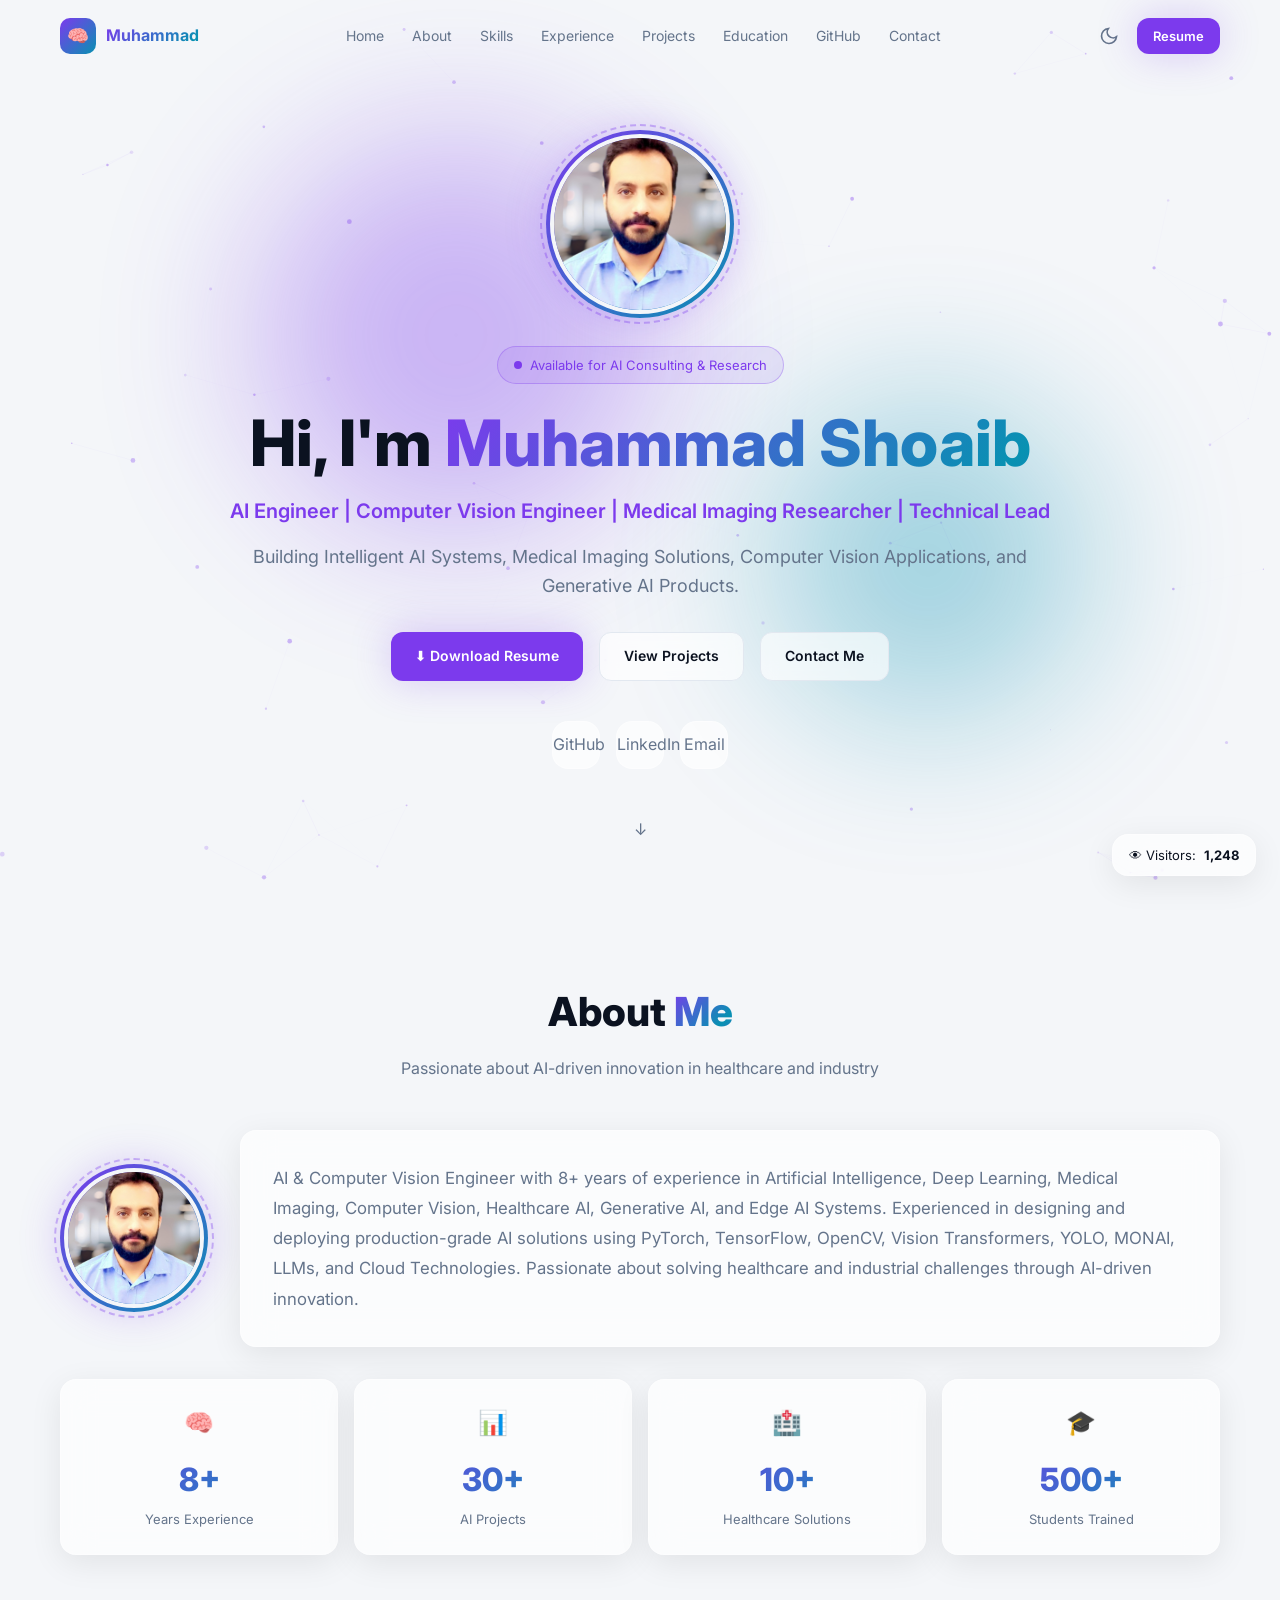
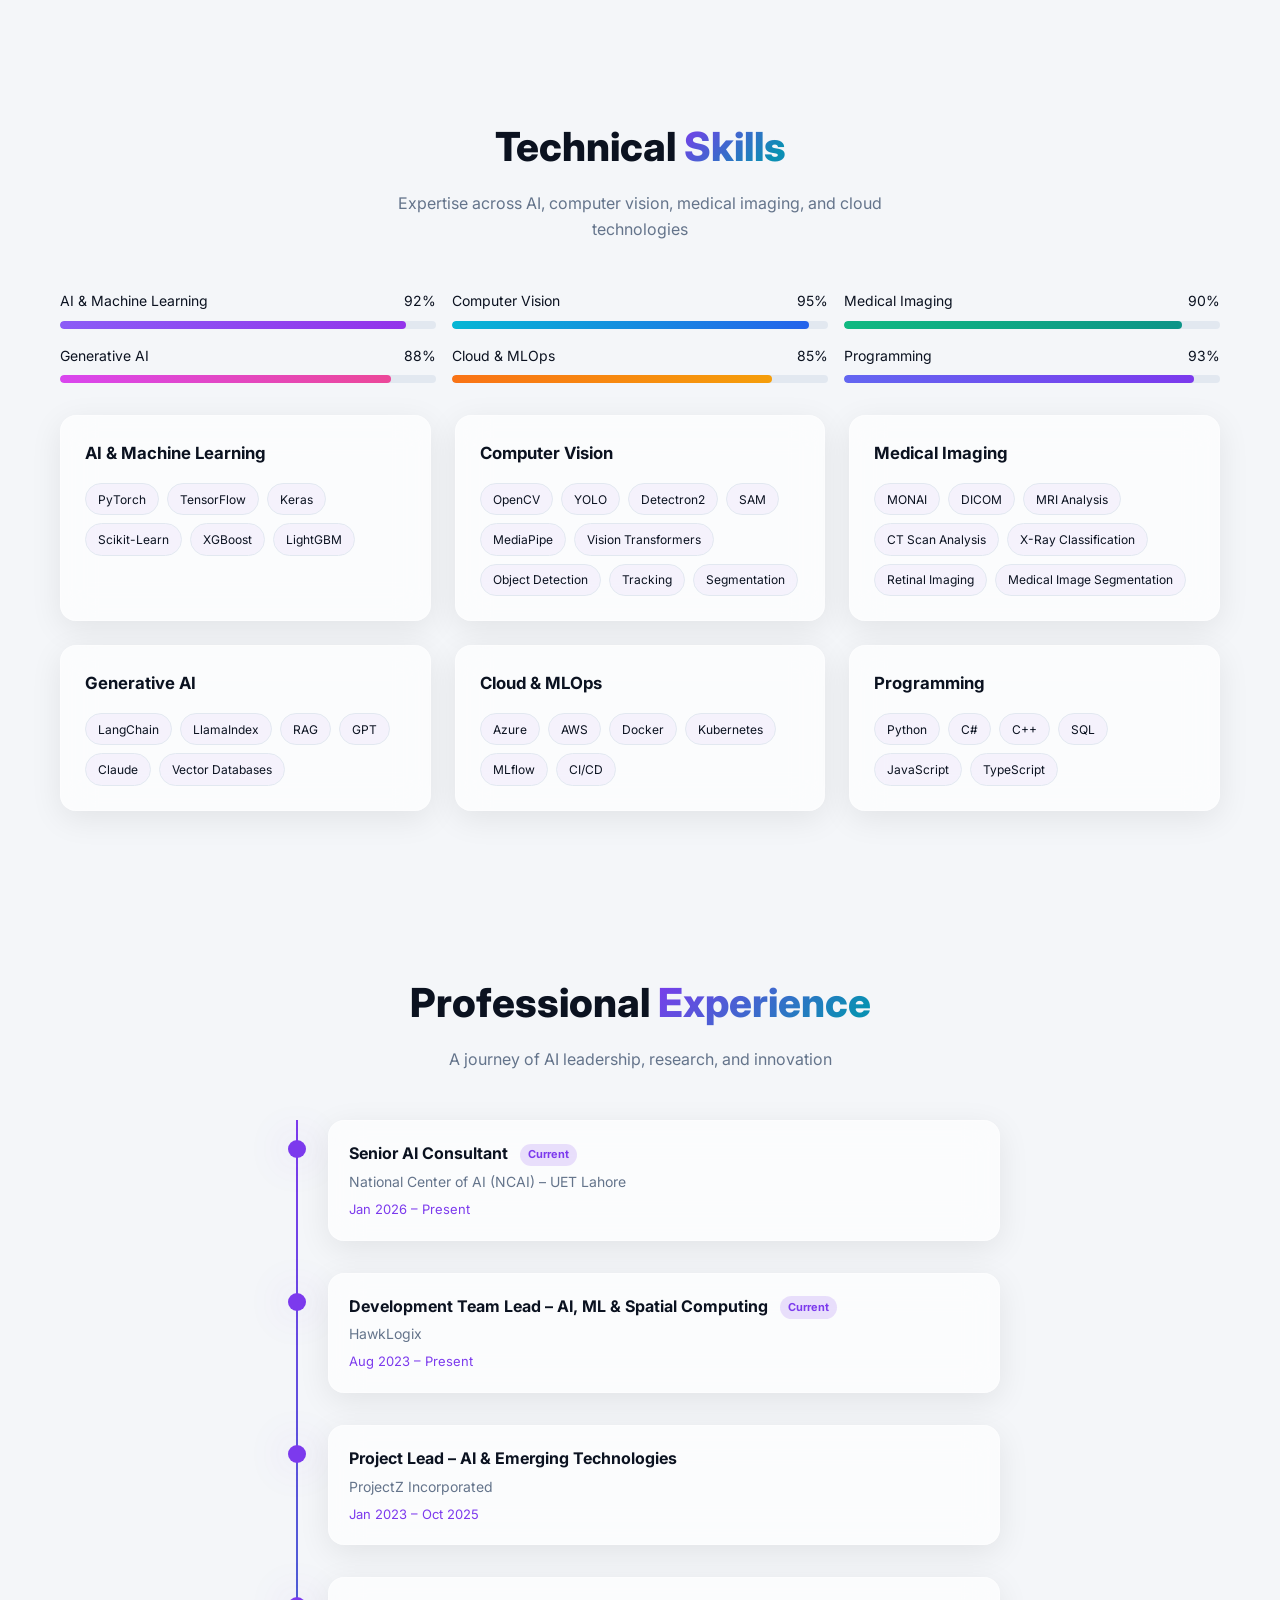
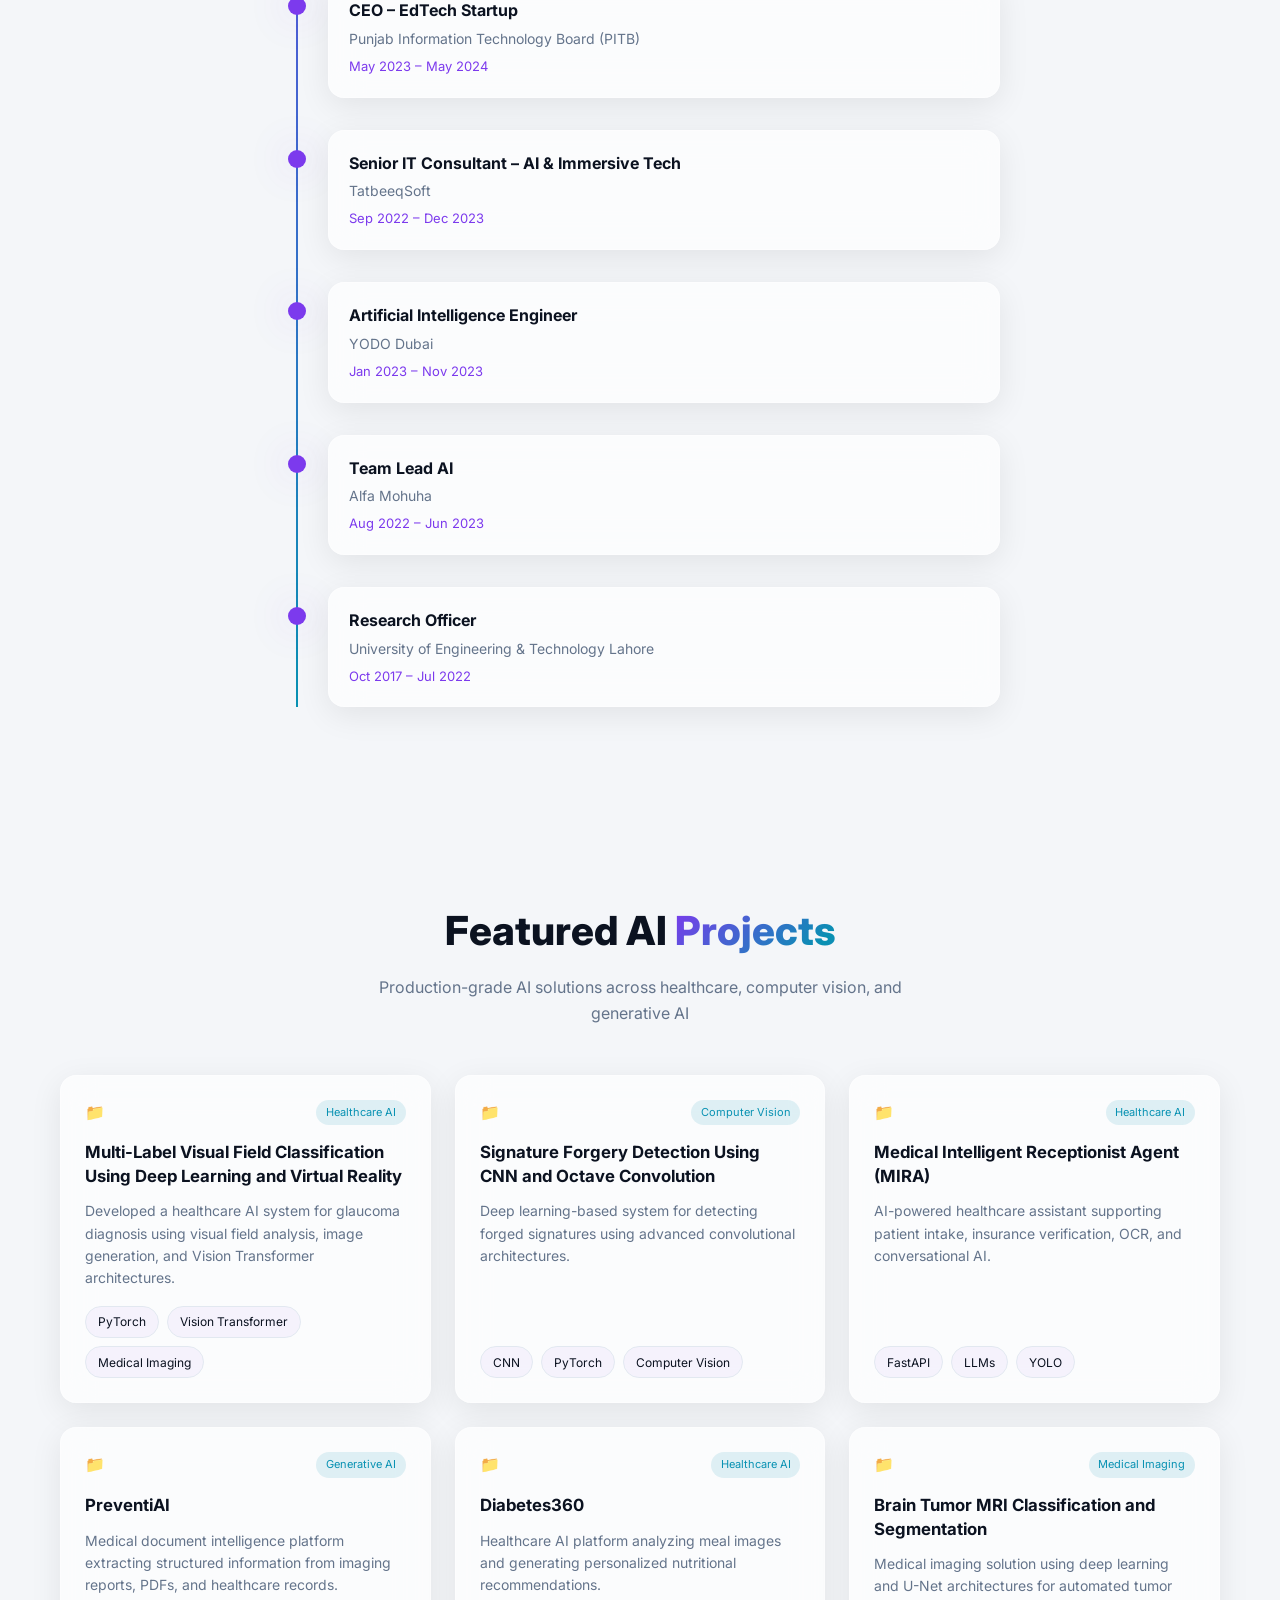
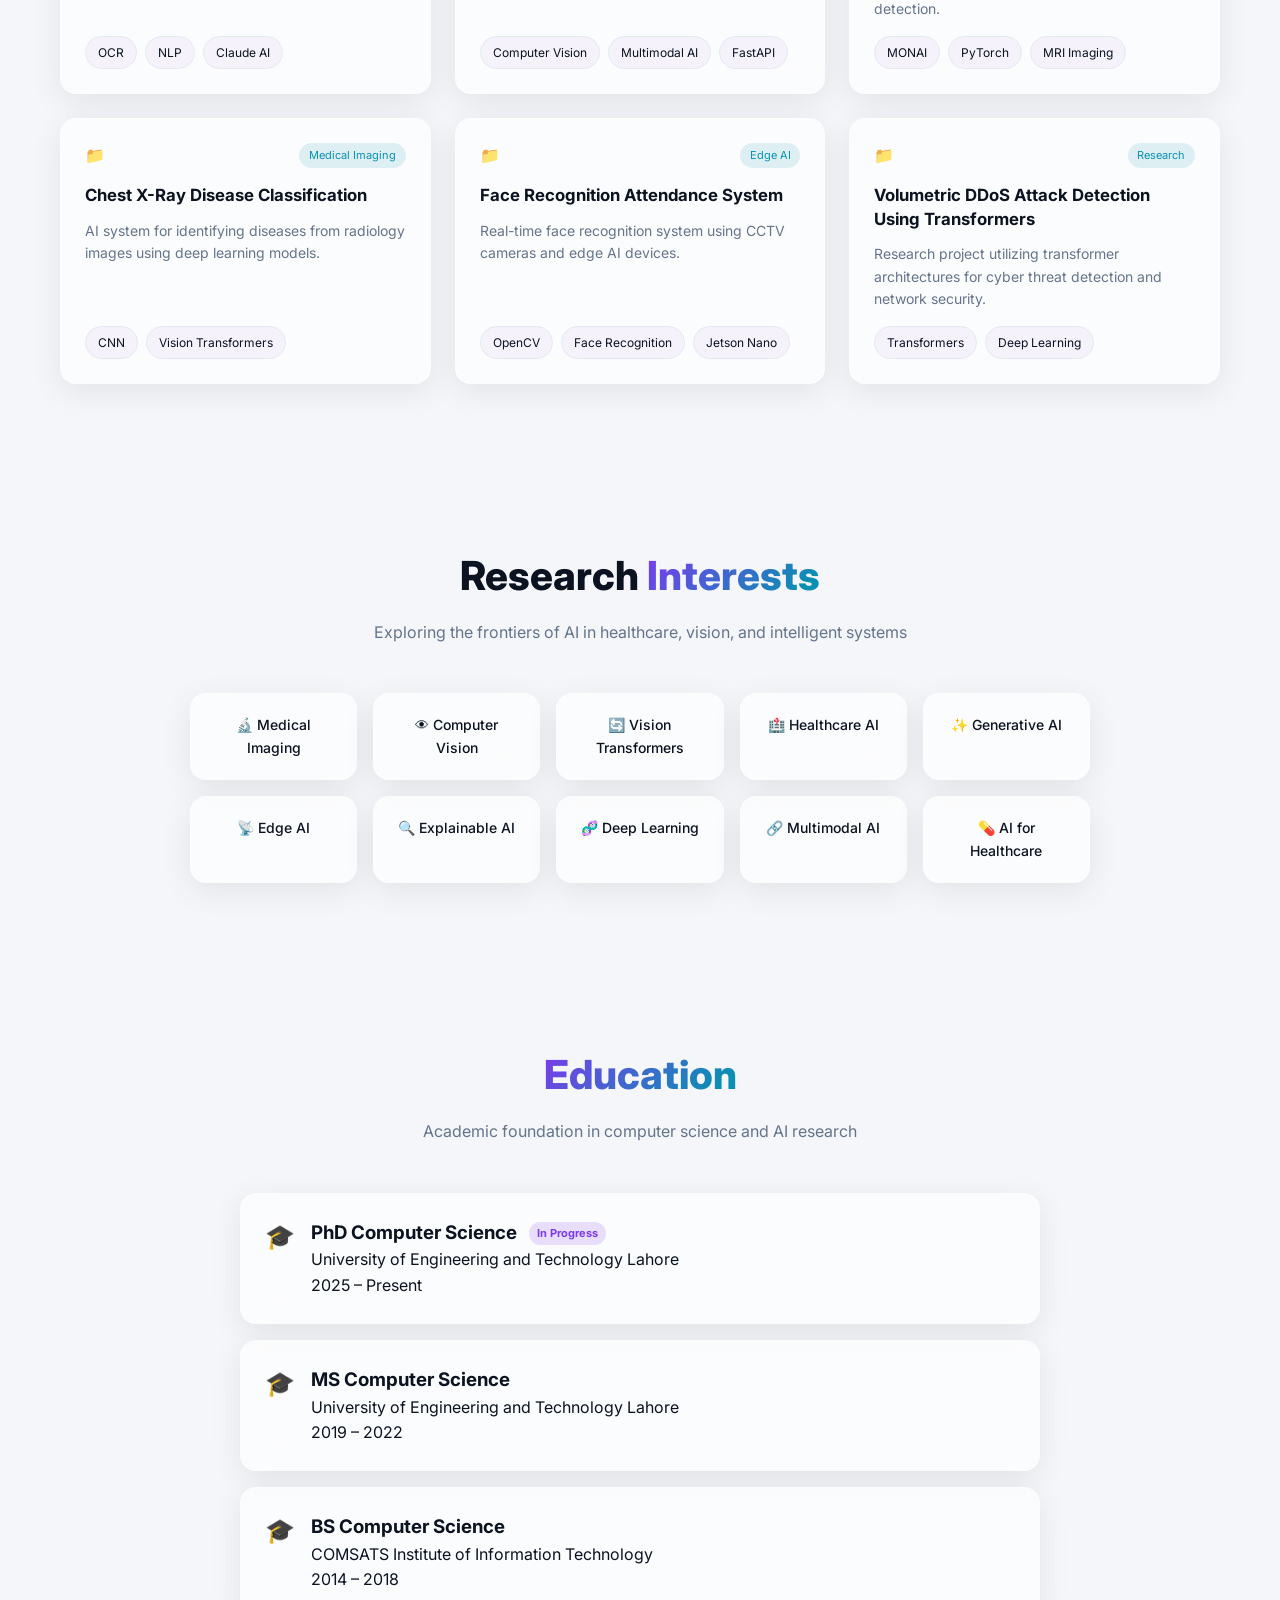
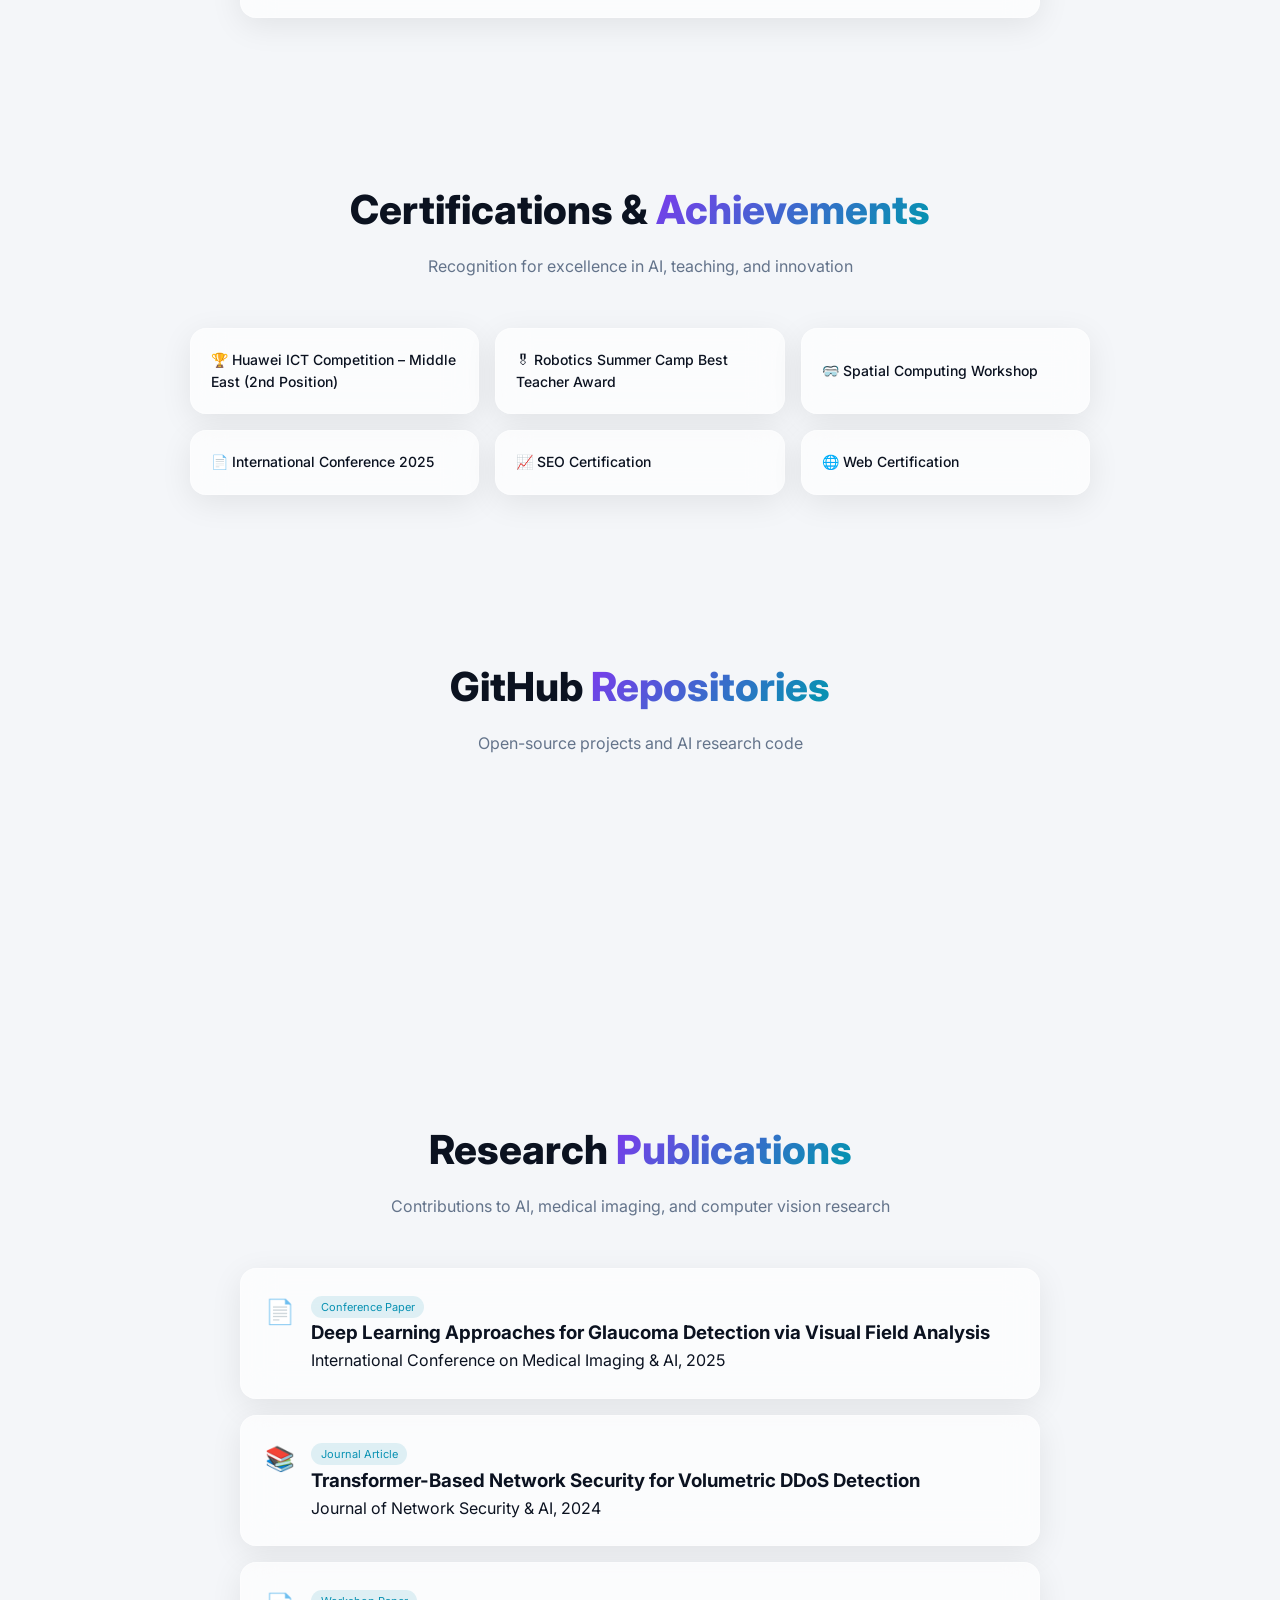
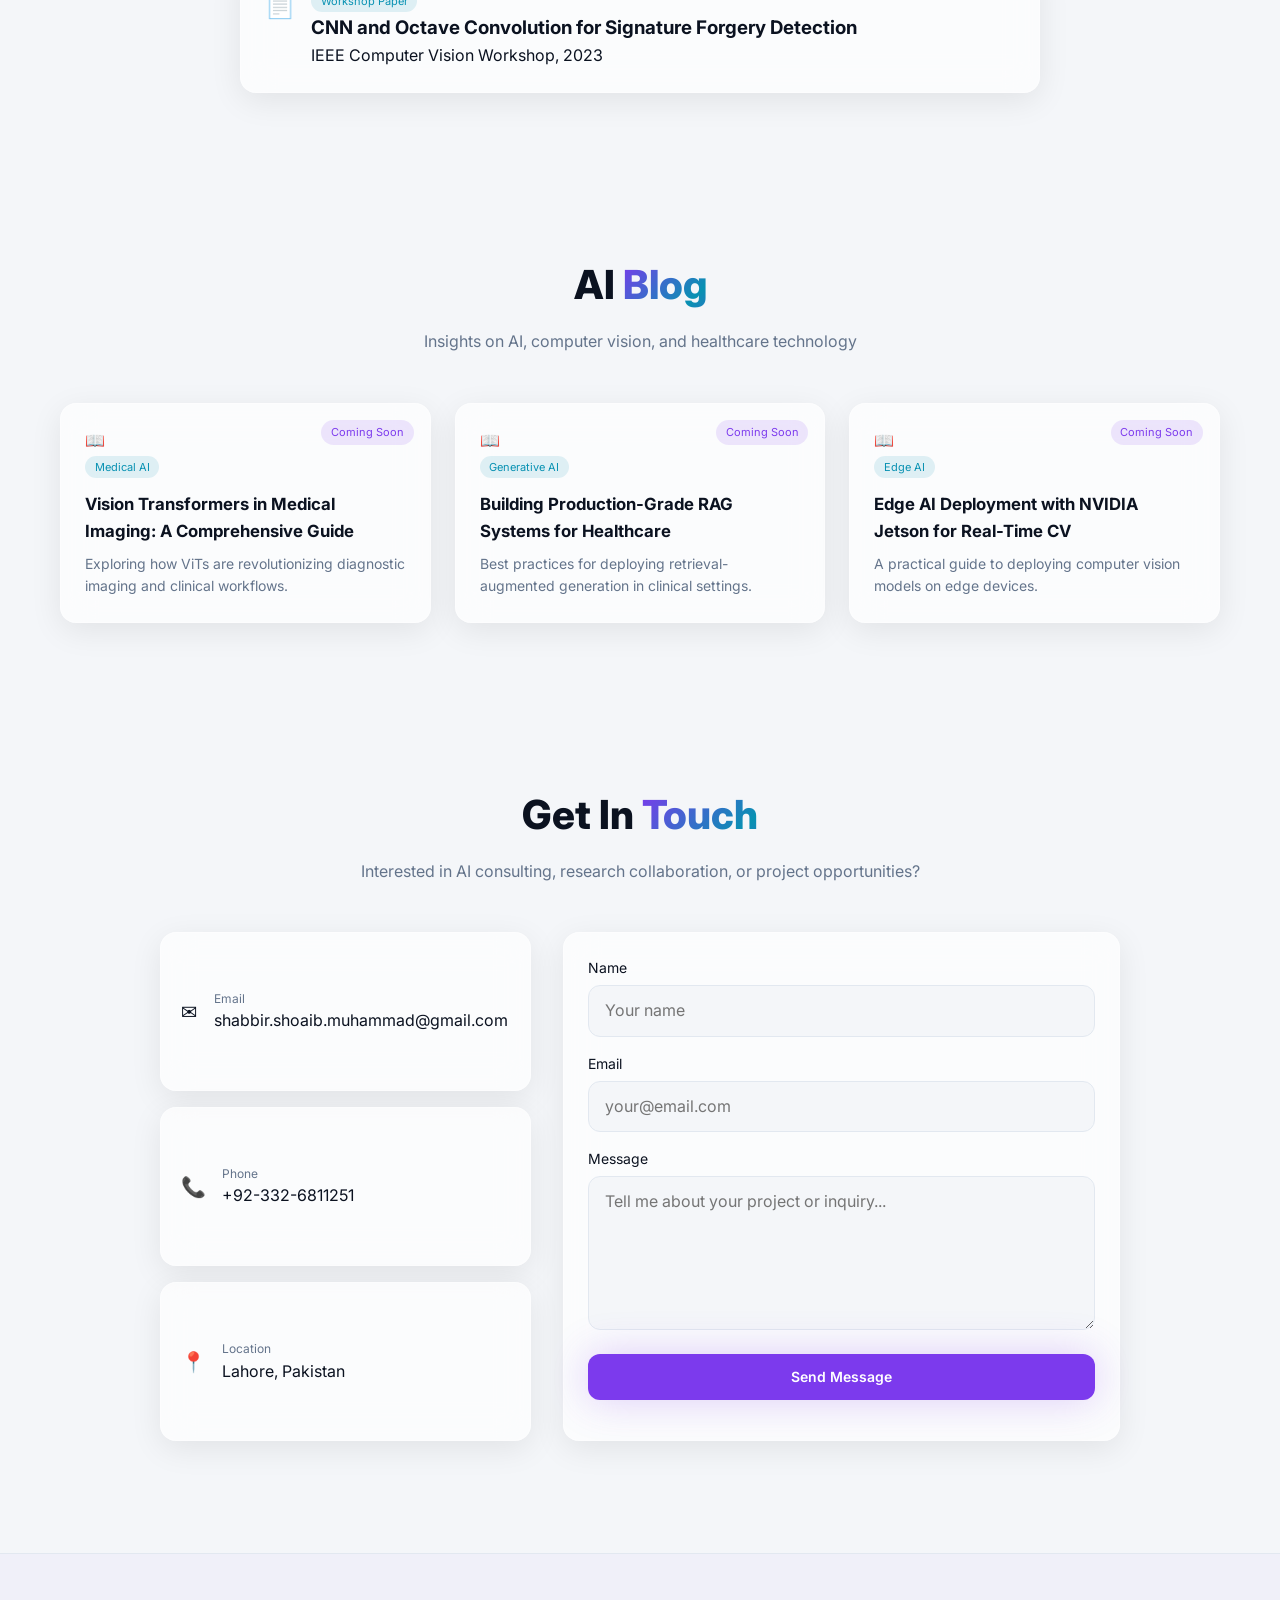
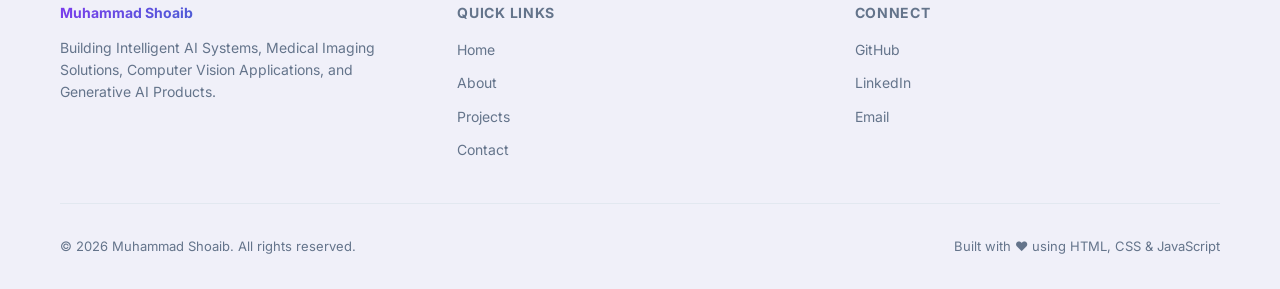
<file: index.html>
<!DOCTYPE html>
<html lang="en">
<head>
  <meta charset="UTF-8" />
  <meta name="viewport" content="width=device-width, initial-scale=1.0" />
  <meta name="description" content="Portfolio of Muhammad Shoaib — AI Engineer, Computer Vision Engineer, Medical Imaging Researcher, and Technical Lead with 8+ years of experience in Deep Learning, Healthcare AI, and Generative AI." />
  <meta name="keywords" content="AI Engineer, Computer Vision, Medical Imaging, Deep Learning, Healthcare AI, Generative AI, PyTorch, Muhammad Shoaib" />
  <meta name="author" content="Muhammad Shoaib" />
  <meta property="og:title" content="Muhammad Shoaib | AI Engineer Portfolio" />
  <meta property="og:description" content="Building Intelligent AI Systems, Medical Imaging Solutions, Computer Vision Applications, and Generative AI Products." />
  <meta property="og:type" content="website" />
  <meta property="og:url" content="https://shoaib11223344.github.io/Github-portfolio/" />
  <!--<meta property="og:image" content="https://shoaib11223344.github.io/Github-portfolio/images/profile.png" />-->
  <meta name="twitter:card" content="summary_large_image" />
  <title>Muhammad Shoaib | AI Engineer & Computer Vision Expert</title>
  <link rel="icon" href="favicon.svg" type="image/svg+xml" />
  <link rel="canonical" href="https://shoaib11223344.github.io/Github-portfolio/" />
  <link rel="preconnect" href="https://fonts.googleapis.com" />
  <link rel="preconnect" href="https://fonts.gstatic.com" crossorigin />
  <link href="https://fonts.googleapis.com/css2?family=Inter:wght@400;500;600;700;800&display=swap" rel="stylesheet" />
  <link rel="stylesheet" href="css/styles.css" />
  <script type="application/ld+json">
  {
    "@context": "https://schema.org",
    "@type": "Person",
    "name": "Muhammad Shoaib",
    "jobTitle": "AI Engineer",
    "email": "shabbir.shoaib.muhammad@gmail.com",
    "telephone": "+92-332-6811251",
    "url": "https://shoaib11223344.github.io/Github-portfolio/",
    "address": { "@type": "PostalAddress", "addressLocality": "Lahore", "addressCountry": "PK" },
    "sameAs": [
      "https://github.com/shoaib11223344",
      "https://www.linkedin.com/in/muhammad-shoaib-ai/"
    ],
    "image": "https://shoaib11223344.github.io/Github-portfolio/images/profile.png"
  }
  </script>
</head>
<body>

  <div id="scroll-progress"></div>

  <div id="loader">
    <div class="loader-icon">🧠</div>
    <p style="color:var(--muted);font-size:0.875rem;margin-bottom:1rem">Initializing AI Portfolio...</p>
    <div class="loader-bar"><span></span></div>
  </div>

  <canvas id="particles" aria-hidden="true"></canvas>

  <header class="navbar" id="navbar">
    <div class="container nav-inner">
      <a href="#hero" class="logo">
        <span class="logo-icon">🧠</span>
        <span class="gradient-text">Muhammad</span>
      </a>
      <nav class="nav-links">
        <a href="#hero">Home</a>
        <a href="#about">About</a>
        <a href="#skills">Skills</a>
        <a href="#experience">Experience</a>
        <a href="#projects">Projects</a>
        <a href="#education">Education</a>
        <a href="#github">GitHub</a>
        <a href="#contact">Contact</a>
      </nav>
      <div class="nav-actions">
        <button class="icon-btn" id="theme-toggle" aria-label="Toggle theme"></button>
        <a href="source/Muhammad Shoaib_AI_CV.pdf" download class="btn btn-primary" style="padding:0.5rem 1rem;font-size:0.8125rem" id="nav-resume">Resume</a>
        <button class="icon-btn menu-toggle" id="menu-toggle" aria-label="Toggle menu">
          <svg width="22" height="22" fill="none" stroke="currentColor" stroke-width="2" viewBox="0 0 24 24"><path d="M4 6h16M4 12h16M4 18h16"/></svg>
        </button>
      </div>
    </div>
    <div class="mobile-menu" id="mobile-menu">
      <a href="#hero">Home</a>
      <a href="#about">About</a>
      <a href="#skills">Skills</a>
      <a href="#experience">Experience</a>
      <a href="#projects">Projects</a>
      <a href="#education">Education</a>
      <a href="#github">GitHub</a>
      <a href="#contact">Contact</a>
      <a href="source/Muhammad Shoaib_AI_CV.pdf" download class="btn btn-primary" style="width:100%;margin-top:0.5rem">Download Resume</a>
    </div>
  </header>

  <main>
    <!-- Hero -->
    <section class="hero" id="hero">
      <div class="hero-glow hero-glow-1"></div>
      <div class="hero-glow hero-glow-2"></div>
      <div class="container hero-content reveal">
        <div class="hero-profile">
          <div class="profile-ring">
            <img src="images/profile.png" alt="Muhammad Shoaib — AI Engineer" class="profile-photo" width="180" height="180" />
          </div>
        </div>
        <div class="badge"><span class="badge-dot"></span> Available for AI Consulting &amp; Research</div>
        <h1>Hi, I'm <span class="gradient-text">Muhammad Shoaib</span></h1>
        <p class="hero-title">AI Engineer | Computer Vision Engineer | Medical Imaging Researcher | Technical Lead</p>
        <p class="hero-tagline">Building Intelligent AI Systems, Medical Imaging Solutions, Computer Vision Applications, and Generative AI Products.</p>
        <div class="hero-buttons">
          <a href="source/Muhammad Shoaib_AI_CV.pdf" download class="btn btn-primary">⬇ Download Resume</a>
          <a href="#projects" class="btn btn-secondary">View Projects</a>
          <a href="#contact" class="btn btn-secondary">Contact Me</a>
        </div>
        <div class="social-links">
          <a href="https://github.com/shoaib11223344" target="_blank" rel="noopener" aria-label="GitHub">GitHub</a>
          <a href="https://www.linkedin.com/in/shoaib-ch-ai-immersive-tec/" target="_blank" rel="noopener" aria-label="LinkedIn">LinkedIn</a>
          <a href="mailto:shabbir.shoaib.muhammad@gmail.com" aria-label="Email">Email</a>
       <!--   <a href="https://shoaib11223344.github.io/Github-portfolio/" target="_blank" rel="noopener" aria-label="Portfolio">Web</a>-->
        </div>
        <button class="scroll-hint" id="scroll-hint" aria-label="Scroll down">↓</button>
      </div>
    </section>

    <!-- About -->
    <section class="section" id="about">
      <div class="container">
        <div class="section-header reveal">
          <h2 class="section-title">About <span class="gradient-text">Me</span></h2>
          <p class="section-subtitle">Passionate about AI-driven innovation in healthcare and industry</p>
        </div>
        <div class="about-grid">
          <div class="about-profile reveal">
            <div class="profile-ring profile-ring-md">
              <img src="images/profile.png" alt="Muhammad Shoaib" class="profile-photo profile-photo-md" width="140" height="140" loading="lazy" />
            </div>
          </div>
          <div class="glass-card about-text reveal">
            AI &amp; Computer Vision Engineer with 8+ years of experience in Artificial Intelligence, Deep Learning, Medical Imaging, Computer Vision, Healthcare AI, Generative AI, and Edge AI Systems. Experienced in designing and deploying production-grade AI solutions using PyTorch, TensorFlow, OpenCV, Vision Transformers, YOLO, MONAI, LLMs, and Cloud Technologies. Passionate about solving healthcare and industrial challenges through AI-driven innovation.
          </div>
          <div class="stats-grid">
            <div class="glass-card stat-card reveal"><div class="stat-icon">🧠</div><div class="stat-value gradient-text">8+</div><div class="stat-label">Years Experience</div></div>
            <div class="glass-card stat-card reveal"><div class="stat-icon">📊</div><div class="stat-value gradient-text">30+</div><div class="stat-label">AI Projects</div></div>
            <div class="glass-card stat-card reveal"><div class="stat-icon">🏥</div><div class="stat-value gradient-text">10+</div><div class="stat-label">Healthcare Solutions</div></div>
            <div class="glass-card stat-card reveal"><div class="stat-icon">🎓</div><div class="stat-value gradient-text">500+</div><div class="stat-label">Students Trained</div></div>
          </div>
        </div>
      </div>
    </section>

    <!-- Skills -->
    <section class="section" id="skills">
      <div class="container">
        <div class="section-header reveal">
          <h2 class="section-title">Technical <span class="gradient-text">Skills</span></h2>
          <p class="section-subtitle">Expertise across AI, computer vision, medical imaging, and cloud technologies</p>
        </div>
        <div class="skill-charts" id="skill-charts"></div>
        <div class="skills-grid">
          <div class="glass-card skill-card reveal">
            <h3>AI &amp; Machine Learning</h3>
            <div class="tags">
              <span class="tag">PyTorch</span><span class="tag">TensorFlow</span><span class="tag">Keras</span>
              <span class="tag">Scikit-Learn</span><span class="tag">XGBoost</span><span class="tag">LightGBM</span>
            </div>
          </div>
          <div class="glass-card skill-card reveal">
            <h3>Computer Vision</h3>
            <div class="tags">
              <span class="tag">OpenCV</span><span class="tag">YOLO</span><span class="tag">Detectron2</span>
              <span class="tag">SAM</span><span class="tag">MediaPipe</span><span class="tag">Vision Transformers</span>
              <span class="tag">Object Detection</span><span class="tag">Tracking</span><span class="tag">Segmentation</span>
            </div>
          </div>
          <div class="glass-card skill-card reveal">
            <h3>Medical Imaging</h3>
            <div class="tags">
              <span class="tag">MONAI</span><span class="tag">DICOM</span><span class="tag">MRI Analysis</span>
              <span class="tag">CT Scan Analysis</span><span class="tag">X-Ray Classification</span>
              <span class="tag">Retinal Imaging</span><span class="tag">Medical Image Segmentation</span>
            </div>
          </div>
          <div class="glass-card skill-card reveal">
            <h3>Generative AI</h3>
            <div class="tags">
              <span class="tag">LangChain</span><span class="tag">LlamaIndex</span><span class="tag">RAG</span>
              <span class="tag">GPT</span><span class="tag">Claude</span><span class="tag">Vector Databases</span>
            </div>
          </div>
          <div class="glass-card skill-card reveal">
            <h3>Cloud &amp; MLOps</h3>
            <div class="tags">
              <span class="tag">Azure</span><span class="tag">AWS</span><span class="tag">Docker</span>
              <span class="tag">Kubernetes</span><span class="tag">MLflow</span><span class="tag">CI/CD</span>
            </div>
          </div>
          <div class="glass-card skill-card reveal">
            <h3>Programming</h3>
            <div class="tags">
              <span class="tag">Python</span><span class="tag">C#</span><span class="tag">C++</span>
              <span class="tag">SQL</span><span class="tag">JavaScript</span><span class="tag">TypeScript</span>
            </div>
          </div>
        </div>
      </div>
    </section>

    <!-- Experience -->
    <section class="section" id="experience">
      <div class="container">
        <div class="section-header reveal">
          <h2 class="section-title">Professional <span class="gradient-text">Experience</span></h2>
          <p class="section-subtitle">A journey of AI leadership, research, and innovation</p>
        </div>
        <div class="timeline">
          <div class="timeline-item reveal">
            <div class="timeline-dot"></div>
            <div class="glass-card timeline-card">
              <h3>Senior AI Consultant <span class="badge-current">Current</span></h3>
              <p class="company">National Center of AI (NCAI) – UET Lahore</p>
              <p class="period">Jan 2026 – Present</p>
            </div>
          </div>
          <div class="timeline-item reveal">
            <div class="timeline-dot"></div>
            <div class="glass-card timeline-card">
              <h3>Development Team Lead – AI, ML &amp; Spatial Computing <span class="badge-current">Current</span></h3>
              <p class="company">HawkLogix</p>
              <p class="period">Aug 2023 – Present</p>
            </div>
          </div>
          <div class="timeline-item reveal">
            <div class="timeline-dot"></div>
            <div class="glass-card timeline-card">
              <h3>Project Lead – AI &amp; Emerging Technologies</h3>
              <p class="company">ProjectZ Incorporated</p>
              <p class="period">Jan 2023 – Oct 2025</p>
            </div>
          </div>
          <div class="timeline-item reveal">
            <div class="timeline-dot"></div>
            <div class="glass-card timeline-card">
              <h3>CEO – EdTech Startup</h3>
              <p class="company">Punjab Information Technology Board (PITB)</p>
              <p class="period">May 2023 – May 2024</p>
            </div>
          </div>
          <div class="timeline-item reveal">
            <div class="timeline-dot"></div>
            <div class="glass-card timeline-card">
              <h3>Senior IT Consultant – AI &amp; Immersive Tech</h3>
              <p class="company">TatbeeqSoft</p>
              <p class="period">Sep 2022 – Dec 2023</p>
            </div>
          </div>
          <div class="timeline-item reveal">
            <div class="timeline-dot"></div>
            <div class="glass-card timeline-card">
              <h3>Artificial Intelligence Engineer</h3>
              <p class="company">YODO Dubai</p>
              <p class="period">Jan 2023 – Nov 2023</p>
            </div>
          </div>
          <div class="timeline-item reveal">
            <div class="timeline-dot"></div>
            <div class="glass-card timeline-card">
              <h3>Team Lead AI</h3>
              <p class="company">Alfa Mohuha</p>
              <p class="period">Aug 2022 – Jun 2023</p>
            </div>
          </div>
          <div class="timeline-item reveal">
            <div class="timeline-dot"></div>
            <div class="glass-card timeline-card">
              <h3>Research Officer</h3>
              <p class="company">University of Engineering &amp; Technology Lahore</p>
              <p class="period">Oct 2017 – Jul 2022</p>
            </div>
          </div>
        </div>
      </div>
    </section>

    <!-- Projects -->
    <section class="section" id="projects">
      <div class="container">
        <div class="section-header reveal">
          <h2 class="section-title">Featured AI <span class="gradient-text">Projects</span></h2>
          <p class="section-subtitle">Production-grade AI solutions across healthcare, computer vision, and generative AI</p>
        </div>
        <div class="projects-grid">
          <article class="glass-card project-card reveal">
            <div class="project-header"><span>📁</span><span class="project-category">Healthcare AI</span></div>
            <h3>Multi-Label Visual Field Classification Using Deep Learning and Virtual Reality</h3>
            <p>Developed a healthcare AI system for glaucoma diagnosis using visual field analysis, image generation, and Vision Transformer architectures.</p>
            <div class="tags"><span class="tag">PyTorch</span><span class="tag">Vision Transformer</span><span class="tag">Medical Imaging</span></div>
          </article>
          <article class="glass-card project-card reveal">
            <div class="project-header"><span>📁</span><span class="project-category">Computer Vision</span></div>
            <h3>Signature Forgery Detection Using CNN and Octave Convolution</h3>
            <p>Deep learning-based system for detecting forged signatures using advanced convolutional architectures.</p>
            <div class="tags"><span class="tag">CNN</span><span class="tag">PyTorch</span><span class="tag">Computer Vision</span></div>
          </article>
          <article class="glass-card project-card reveal">
            <div class="project-header"><span>📁</span><span class="project-category">Healthcare AI</span></div>
            <h3>Medical Intelligent Receptionist Agent (MIRA)</h3>
            <p>AI-powered healthcare assistant supporting patient intake, insurance verification, OCR, and conversational AI.</p>
            <div class="tags"><span class="tag">FastAPI</span><span class="tag">LLMs</span><span class="tag">YOLO</span></div>
          </article>
          <article class="glass-card project-card reveal">
            <div class="project-header"><span>📁</span><span class="project-category">Generative AI</span></div>
            <h3>PreventiAI</h3>
            <p>Medical document intelligence platform extracting structured information from imaging reports, PDFs, and healthcare records.</p>
            <div class="tags"><span class="tag">OCR</span><span class="tag">NLP</span><span class="tag">Claude AI</span></div>
          </article>
          <article class="glass-card project-card reveal">
            <div class="project-header"><span>📁</span><span class="project-category">Healthcare AI</span></div>
            <h3>Diabetes360</h3>
            <p>Healthcare AI platform analyzing meal images and generating personalized nutritional recommendations.</p>
            <div class="tags"><span class="tag">Computer Vision</span><span class="tag">Multimodal AI</span><span class="tag">FastAPI</span></div>
          </article>
          <article class="glass-card project-card reveal">
            <div class="project-header"><span>📁</span><span class="project-category">Medical Imaging</span></div>
            <h3>Brain Tumor MRI Classification and Segmentation</h3>
            <p>Medical imaging solution using deep learning and U-Net architectures for automated tumor detection.</p>
            <div class="tags"><span class="tag">MONAI</span><span class="tag">PyTorch</span><span class="tag">MRI Imaging</span></div>
          </article>
          <article class="glass-card project-card reveal">
            <div class="project-header"><span>📁</span><span class="project-category">Medical Imaging</span></div>
            <h3>Chest X-Ray Disease Classification</h3>
            <p>AI system for identifying diseases from radiology images using deep learning models.</p>
            <div class="tags"><span class="tag">CNN</span><span class="tag">Vision Transformers</span></div>
          </article>
          <article class="glass-card project-card reveal">
            <div class="project-header"><span>📁</span><span class="project-category">Edge AI</span></div>
            <h3>Face Recognition Attendance System</h3>
            <p>Real-time face recognition system using CCTV cameras and edge AI devices.</p>
            <div class="tags"><span class="tag">OpenCV</span><span class="tag">Face Recognition</span><span class="tag">Jetson Nano</span></div>
          </article>
          <article class="glass-card project-card reveal">
            <div class="project-header"><span>📁</span><span class="project-category">Research</span></div>
            <h3>Volumetric DDoS Attack Detection Using Transformers</h3>
            <p>Research project utilizing transformer architectures for cyber threat detection and network security.</p>
            <div class="tags"><span class="tag">Transformers</span><span class="tag">Deep Learning</span></div>
          </article>
        </div>
      </div>
    </section>

    <!-- Research -->
    <section class="section" id="research">
      <div class="container">
        <div class="section-header reveal">
          <h2 class="section-title">Research <span class="gradient-text">Interests</span></h2>
          <p class="section-subtitle">Exploring the frontiers of AI in healthcare, vision, and intelligent systems</p>
        </div>
        <div class="research-grid">
          <div class="glass-card research-item reveal">🔬 Medical Imaging</div>
          <div class="glass-card research-item reveal">👁 Computer Vision</div>
          <div class="glass-card research-item reveal">🔄 Vision Transformers</div>
          <div class="glass-card research-item reveal">🏥 Healthcare AI</div>
          <div class="glass-card research-item reveal">✨ Generative AI</div>
          <div class="glass-card research-item reveal">📡 Edge AI</div>
          <div class="glass-card research-item reveal">🔍 Explainable AI</div>
          <div class="glass-card research-item reveal">🧬 Deep Learning</div>
          <div class="glass-card research-item reveal">🔗 Multimodal AI</div>
          <div class="glass-card research-item reveal">💊 AI for Healthcare</div>
        </div>
      </div>
    </section>

    <!-- Education -->
    <section class="section" id="education">
      <div class="container">
        <div class="section-header reveal">
          <h2 class="section-title"><span class="gradient-text">Education</span></h2>
          <p class="section-subtitle">Academic foundation in computer science and AI research</p>
        </div>
        <div class="edu-list">
          <div class="glass-card edu-item reveal">
            <span class="edu-icon">🎓</span>
            <div>
              <h3>PhD Computer Science <span class="badge-current">In Progress</span></h3>
              <p class="company">University of Engineering and Technology Lahore</p>
              <p class="period">2025 – Present</p>
            </div>
          </div>
          <div class="glass-card edu-item reveal">
            <span class="edu-icon">🎓</span>
            <div>
              <h3>MS Computer Science</h3>
              <p class="company">University of Engineering and Technology Lahore</p>
              <p class="period">2019 – 2022</p>
            </div>
          </div>
          <div class="glass-card edu-item reveal">
            <span class="edu-icon">🎓</span>
            <div>
              <h3>BS Computer Science</h3>
              <p class="company">COMSATS Institute of Information Technology</p>
              <p class="period">2014 – 2018</p>
            </div>
          </div>
        </div>
      </div>
    </section>

    <!-- Certifications -->
    <section class="section" id="certifications">
      <div class="container">
        <div class="section-header reveal">
          <h2 class="section-title">Certifications &amp; <span class="gradient-text">Achievements</span></h2>
          <p class="section-subtitle">Recognition for excellence in AI, teaching, and innovation</p>
        </div>
        <div class="cert-grid">
          <div class="glass-card cert-item reveal">🏆 Huawei ICT Competition – Middle East (2nd Position)</div>
          <div class="glass-card cert-item reveal">🎖 Robotics Summer Camp Best Teacher Award</div>
          <div class="glass-card cert-item reveal">🥽 Spatial Computing Workshop</div>
          <div class="glass-card cert-item reveal">📄 International Conference 2025</div>
          <div class="glass-card cert-item reveal">📈 SEO Certification</div>
          <div class="glass-card cert-item reveal">🌐 Web Certification</div>
        </div>
      </div>
    </section>

    <!-- GitHub -->
    <section class="section" id="github">
      <div class="container">
        <div class="section-header reveal">
          <h2 class="section-title">GitHub <span class="gradient-text">Repositories</span></h2>
          <p class="section-subtitle">Open-source projects and AI research code</p>
        </div>
        <div class="repos-grid" id="repos-grid">
          <div class="repo-skeleton"></div>
          <div class="repo-skeleton"></div>
          <div class="repo-skeleton"></div>
        </div>
      </div>
    </section>

    <!-- Publications -->
    <section class="section" id="publications">
      <div class="container">
        <div class="section-header reveal">
          <h2 class="section-title">Research <span class="gradient-text">Publications</span></h2>
          <p class="section-subtitle">Contributions to AI, medical imaging, and computer vision research</p>
        </div>
        <div class="pub-list">
          <div class="glass-card pub-item reveal">
            <span class="edu-icon">📄</span>
            <div>
              <span class="project-category">Conference Paper</span>
              <h3>Deep Learning Approaches for Glaucoma Detection via Visual Field Analysis</h3>
              <p class="company">International Conference on Medical Imaging &amp; AI, 2025</p>
            </div>
          </div>
          <div class="glass-card pub-item reveal">
            <span class="edu-icon">📚</span>
            <div>
              <span class="project-category">Journal Article</span>
              <h3>Transformer-Based Network Security for Volumetric DDoS Detection</h3>
              <p class="company">Journal of Network Security &amp; AI, 2024</p>
            </div>
          </div>
          <div class="glass-card pub-item reveal">
            <span class="edu-icon">📄</span>
            <div>
              <span class="project-category">Workshop Paper</span>
              <h3>CNN and Octave Convolution for Signature Forgery Detection</h3>
              <p class="company">IEEE Computer Vision Workshop, 2023</p>
            </div>
          </div>
        </div>
      </div>
    </section>

    <!-- Blog -->
    <section class="section" id="blog">
      <div class="container">
        <div class="section-header reveal">
          <h2 class="section-title">AI <span class="gradient-text">Blog</span></h2>
          <p class="section-subtitle">Insights on AI, computer vision, and healthcare technology</p>
        </div>
        <div class="blog-grid">
          <article class="glass-card blog-card reveal">
            <span class="blog-placeholder">Coming Soon</span>
            <div>📖</div>
            <span class="project-category">Medical AI</span>
            <h3>Vision Transformers in Medical Imaging: A Comprehensive Guide</h3>
            <p>Exploring how ViTs are revolutionizing diagnostic imaging and clinical workflows.</p>
          </article>
          <article class="glass-card blog-card reveal">
            <span class="blog-placeholder">Coming Soon</span>
            <div>📖</div>
            <span class="project-category">Generative AI</span>
            <h3>Building Production-Grade RAG Systems for Healthcare</h3>
            <p>Best practices for deploying retrieval-augmented generation in clinical settings.</p>
          </article>
          <article class="glass-card blog-card reveal">
            <span class="blog-placeholder">Coming Soon</span>
            <div>📖</div>
            <span class="project-category">Edge AI</span>
            <h3>Edge AI Deployment with NVIDIA Jetson for Real-Time CV</h3>
            <p>A practical guide to deploying computer vision models on edge devices.</p>
          </article>
        </div>
      </div>
    </section>

    <!-- Contact -->
    <section class="section" id="contact">
      <div class="container">
        <div class="section-header reveal">
          <h2 class="section-title">Get In <span class="gradient-text">Touch</span></h2>
          <p class="section-subtitle">Interested in AI consulting, research collaboration, or project opportunities?</p>
        </div>
        <div class="contact-grid">
          <div class="contact-info">
            <div class="glass-card contact-item reveal">
              <span>✉️</span>
              <div><small>Email</small><a href="mailto:shabbir.shoaib.muhammad@gmail.com">shabbir.shoaib.muhammad@gmail.com</a></div>
            </div>
            <div class="glass-card contact-item reveal">
              <span>📞</span>
              <div><small>Phone</small><a href="tel:+923326811251">+92-332-6811251</a></div>
            </div>
            <div class="glass-card contact-item reveal">
              <span>📍</span>
              <div><small>Location</small>Lahore, Pakistan</div>
            </div>
            <!--<div class="glass-card contact-item reveal">
              <span>🌐</span>
              <div><small>Portfolio</small><a href="https://shoaib11223344.github.io/Github-portfolio/" target="_blank" rel="noopener">shoaib11223344.github.io</a></div>
            </div>-->
          </div>
          <form class="glass-card contact-form reveal" id="contact-form">
            <div class="form-group">
              <label for="name">Name</label>
              <input type="text" id="name" name="name" required placeholder="Your name" />
            </div>
            <div class="form-group">
              <label for="email">Email</label>
              <input type="email" id="email" name="email" required placeholder="your@email.com" />
            </div>
            <div class="form-group">
              <label for="message">Message</label>
              <textarea id="message" name="message" rows="5" required placeholder="Tell me about your project or inquiry..."></textarea>
            </div>
            <button type="submit" class="btn btn-primary" style="width:100%">Send Message</button>
            <p class="form-status" id="form-status"></p>
          </form>
        </div>
      </div>
    </section>
  </main>

  <footer class="footer">
    <div class="container">
      <div class="footer-grid">
        <div>
          <h3 class="gradient-text">Muhammad Shoaib</h3>
          <p style="color:var(--muted);font-size:0.875rem;margin-top:0.5rem">Building Intelligent AI Systems, Medical Imaging Solutions, Computer Vision Applications, and Generative AI Products.</p>
        </div>
        <div>
          <h4>Quick Links</h4>
          <ul class="footer-links">
            <li><a href="#hero">Home</a></li>
            <li><a href="#about">About</a></li>
            <li><a href="#projects">Projects</a></li>
            <li><a href="#contact">Contact</a></li>
          </ul>
        </div>
        <div>
          <h4>Connect</h4>
          <ul class="footer-links">
            <li><a href="https://github.com/shoaib11223344" target="_blank" rel="noopener">GitHub</a></li>
            <li><a href="https://www.linkedin.com/in/muhammad-shoaib-ai/" target="_blank" rel="noopener">LinkedIn</a></li>
            <li><a href="mailto:shabbir.shoaib.muhammad@gmail.com">Email</a></li>
          </ul>
        </div>
      </div>
      <div class="footer-bottom">
        <p>© <span id="year"></span> Muhammad Shoaib. All rights reserved.</p>
        <p>Built with ❤️ using HTML, CSS &amp; JavaScript</p>
      </div>
    </div>
  </footer>

  <div class="glass-card" id="visitor-counter">
    👁 Visitors: <strong id="visitor-count">—</strong>
  </div>

  <script>document.getElementById("year").textContent = new Date().getFullYear();</script>
  <script src="js/particles.js"></script>
  <script src="js/main.js"></script>
</body>
</html>
</file>
<file: css/styles.css>
/* ===== CSS Variables ===== */
:root {
  --background: #f4f6f9;
  --foreground: #0b1220;
  --card: #ffffff;
  --primary: #7c3aed;
  --primary-light: #a78bfa;
  --accent: #0891b2;
  --muted: #64748b;
  --border: #e2e8f0;
  --glass: rgba(255, 255, 255, 0.65);
  --glass-border: rgba(255, 255, 255, 0.35);
  --shadow: 0 8px 32px rgba(0, 0, 0, 0.08);
  --glow: 0 0 40px rgba(124, 58, 237, 0.25);
  --nav-height: 72px;
  --radius: 16px;
  --font: "Inter", system-ui, -apple-system, sans-serif;
}

[data-theme="dark"] {
  --background: #070b14;
  --foreground: #e2e8f0;
  --card: #0f172a;
  --primary: #a78bfa;
  --primary-light: #c4b5fd;
  --accent: #22d3ee;
  --muted: #94a3b8;
  --border: #1e293b;
  --glass: rgba(15, 23, 42, 0.65);
  --glass-border: rgba(255, 255, 255, 0.08);
  --shadow: 0 8px 32px rgba(0, 0, 0, 0.35);
  --glow: 0 0 40px rgba(167, 139, 250, 0.2);
}

/* ===== Reset & Base ===== */
*, *::before, *::after { box-sizing: border-box; margin: 0; padding: 0; }
html { scroll-behavior: smooth; scroll-padding-top: var(--nav-height); }
body {
  font-family: var(--font);
  background: var(--background);
  color: var(--foreground);
  line-height: 1.6;
  overflow-x: hidden;
}
a { color: inherit; text-decoration: none; }
img { max-width: 100%; display: block; }
button, input, textarea { font: inherit; }
ul { list-style: none; }

.container { max-width: 1200px; margin: 0 auto; padding: 0 1.25rem; }
.section { padding: 5rem 0; }
.section-header { text-align: center; margin-bottom: 3rem; }
.section-title { font-size: clamp(1.75rem, 4vw, 2.5rem); font-weight: 800; margin-bottom: 0.75rem; }
.section-subtitle { color: var(--muted); max-width: 560px; margin: 0 auto; }
.gradient-text {
  background: linear-gradient(135deg, var(--primary), var(--accent), var(--primary));
  background-size: 200% auto;
  -webkit-background-clip: text;
  -webkit-text-fill-color: transparent;
  background-clip: text;
  animation: gradientShift 6s ease infinite;
}

/* ===== Scroll Progress ===== */
#scroll-progress {
  position: fixed; top: 0; left: 0; height: 3px; width: 0;
  background: linear-gradient(90deg, var(--primary), var(--accent));
  z-index: 9999; transition: width 0.1s linear;
}

/* ===== Loading Screen ===== */
#loader {
  position: fixed; inset: 0; z-index: 10000;
  display: flex; flex-direction: column; align-items: center; justify-content: center;
  background: var(--background); transition: opacity 0.5s, visibility 0.5s;
}
#loader.hidden { opacity: 0; visibility: hidden; pointer-events: none; }
.loader-icon {
  width: 72px; height: 72px; border-radius: 18px;
  background: linear-gradient(135deg, var(--primary), var(--accent));
  display: grid; place-items: center; font-size: 2rem; margin-bottom: 1.5rem;
  box-shadow: var(--glow); animation: float 3s ease-in-out infinite;
}
.loader-bar {
  width: 200px; height: 4px; border-radius: 99px; background: var(--border); overflow: hidden;
}
.loader-bar span {
  display: block; height: 100%; width: 0;
  background: linear-gradient(90deg, var(--primary), var(--accent));
  animation: loadBar 2s ease forwards;
}

/* ===== Navbar ===== */
.navbar {
  position: fixed; top: 0; left: 0; right: 0; z-index: 1000;
  height: var(--nav-height); display: flex; align-items: center;
  transition: background 0.3s, box-shadow 0.3s, backdrop-filter 0.3s;
}
.navbar.scrolled {
  background: var(--glass); backdrop-filter: blur(16px);
  border-bottom: 1px solid var(--glass-border); box-shadow: var(--shadow);
}
.nav-inner { display: flex; align-items: center; justify-content: space-between; width: 100%; }
.logo { display: flex; align-items: center; gap: 0.6rem; font-weight: 700; }
.logo-icon {
  width: 36px; height: 36px; border-radius: 10px;
  background: linear-gradient(135deg, var(--primary), var(--accent));
  display: grid; place-items: center; color: #fff; font-size: 1.1rem;
}
.nav-links { display: none; gap: 0.25rem; }
.nav-links a {
  padding: 0.5rem 0.75rem; border-radius: 8px; font-size: 0.875rem;
  color: var(--muted); transition: color 0.2s, background 0.2s;
}
.nav-links a:hover { color: var(--primary); background: rgba(124, 58, 237, 0.08); }
.nav-actions { display: flex; align-items: center; gap: 0.5rem; }
.icon-btn {
  width: 40px; height: 40px; border: none; border-radius: 10px;
  background: transparent; color: var(--muted); cursor: pointer;
  display: grid; place-items: center; transition: background 0.2s, color 0.2s;
}
.icon-btn:hover { background: rgba(124, 58, 237, 0.1); color: var(--primary); }
.menu-toggle { display: grid; }
.mobile-menu {
  display: none; position: absolute; top: var(--nav-height); left: 0; right: 0;
  background: var(--glass); backdrop-filter: blur(16px);
  border-bottom: 1px solid var(--glass-border); padding: 1rem 1.25rem 1.5rem;
}
.mobile-menu.open { display: block; }
.mobile-menu a {
  display: block; padding: 0.75rem 1rem; border-radius: 8px;
  color: var(--muted); margin-bottom: 0.25rem;
}
.mobile-menu a:hover { background: rgba(124, 58, 237, 0.08); color: var(--primary); }

/* ===== Buttons ===== */
.btn {
  display: inline-flex; align-items: center; justify-content: center; gap: 0.5rem;
  padding: 0.75rem 1.5rem; border-radius: 12px; font-size: 0.875rem;
  font-weight: 600; cursor: pointer; border: none; transition: transform 0.2s, box-shadow 0.2s;
}
.btn:hover { transform: translateY(-2px); }
.btn-primary {
  background: var(--primary); color: #fff; box-shadow: var(--glow);
}
.btn-primary:hover { box-shadow: 0 0 50px rgba(124, 58, 237, 0.4); }
.btn-secondary {
  background: var(--glass); color: var(--foreground);
  border: 1px solid var(--border); backdrop-filter: blur(8px);
}
.btn-secondary:hover { border-color: var(--primary); }
#nav-resume { display: none; }
@media (min-width: 768px) { #nav-resume { display: inline-flex; } }

/* ===== Glass Card ===== */
.glass-card {
  background: var(--glass); border: 1px solid var(--glass-border);
  border-radius: var(--radius); backdrop-filter: blur(16px);
  box-shadow: var(--shadow); transition: transform 0.3s, border-color 0.3s, box-shadow 0.3s;
}
.glass-card:hover { border-color: rgba(124, 58, 237, 0.35); box-shadow: var(--glow); }

/* ===== Hero ===== */
#particles { position: fixed; inset: 0; z-index: -1; pointer-events: none; }
.hero { min-height: 100vh; display: flex; align-items: center; padding-top: var(--nav-height); position: relative; }
.hero-glow {
  position: absolute; border-radius: 50%; filter: blur(80px); opacity: 0.35; pointer-events: none;
}
.hero-glow-1 { width: 400px; height: 400px; background: var(--primary); top: 15%; left: 20%; animation: pulseGlow 4s ease infinite; }
.hero-glow-2 { width: 320px; height: 320px; background: var(--accent); bottom: 20%; right: 15%; animation: pulseGlow 4s ease infinite 2s; }
.hero-content { text-align: center; max-width: 820px; margin: 0 auto; padding: 3rem 0; }
.hero-profile { display: flex; justify-content: center; margin-bottom: 1.75rem; }
.profile-ring {
  position: relative; padding: 4px; border-radius: 50%;
  background: linear-gradient(135deg, var(--primary), var(--accent));
  box-shadow: var(--glow); animation: float 4s ease-in-out infinite;
}
.profile-ring::after {
  content: ""; position: absolute; inset: -6px; border-radius: 50%;
  border: 2px dashed rgba(124, 58, 237, 0.35); animation: spin 18s linear infinite;
}
.profile-photo {
  width: 140px; height: 140px; border-radius: 50%; object-fit: cover;
  display: block; border: 4px solid var(--background); position: relative; z-index: 1;
}
.profile-ring-md .profile-photo-md { width: 120px; height: 120px; }
.about-profile { display: flex; justify-content: center; align-items: center; }
.badge {
  display: inline-flex; align-items: center; gap: 0.5rem;
  padding: 0.5rem 1rem; border-radius: 99px; font-size: 0.8125rem;
  border: 1px solid rgba(124, 58, 237, 0.3); background: rgba(124, 58, 237, 0.1);
  color: var(--primary); margin-bottom: 1.5rem;
}
.badge-dot { width: 8px; height: 8px; border-radius: 50%; background: var(--primary); animation: ping 1.5s ease infinite; }
.hero h1 { font-size: clamp(2.25rem, 6vw, 4rem); font-weight: 800; line-height: 1.1; margin-bottom: 1rem; }
.hero-title { font-size: clamp(1rem, 2.5vw, 1.25rem); color: var(--primary); font-weight: 600; margin-bottom: 1rem; }
.hero-tagline { color: var(--muted); font-size: clamp(1rem, 2vw, 1.125rem); margin-bottom: 2rem; }
.hero-buttons { display: flex; flex-wrap: wrap; gap: 1rem; justify-content: center; margin-bottom: 2.5rem; }
.social-links { display: flex; gap: 1rem; justify-content: center; }
.social-links a {
  width: 48px; height: 48px; border-radius: var(--radius);
  display: grid; place-items: center; color: var(--muted);
  background: var(--glass); border: 1px solid var(--glass-border);
  transition: color 0.2s, transform 0.2s;
}
.social-links a:hover { color: var(--primary); transform: translateY(-3px); }
.scroll-hint { margin-top: 3rem; color: var(--muted); animation: bounce 2s ease infinite; cursor: pointer; background: none; border: none; }

/* ===== About ===== */
.about-grid { display: grid; gap: 2rem; align-items: center; }
.about-text { padding: 2rem; font-size: 1.05rem; color: var(--muted); line-height: 1.8; }
.stats-grid { display: grid; grid-template-columns: repeat(2, 1fr); gap: 1rem; }
.stat-card { padding: 1.5rem; text-align: center; }
.stat-icon { font-size: 1.5rem; margin-bottom: 0.75rem; }
.stat-value { font-size: 2rem; font-weight: 800; }
.stat-label { font-size: 0.8125rem; color: var(--muted); margin-top: 0.25rem; }

/* ===== Skills ===== */
.skill-charts { display: grid; gap: 1rem; margin-bottom: 2rem; }
.skill-chart label { display: flex; justify-content: space-between; font-size: 0.875rem; margin-bottom: 0.5rem; }
.skill-bar { height: 8px; border-radius: 99px; background: var(--border); overflow: hidden; }
.skill-bar-fill {
  height: 100%; width: 0; border-radius: 99px;
  transition: width 1.2s ease;
}
.skills-grid { display: grid; gap: 1.5rem; }
.skill-card { padding: 1.5rem; }
.skill-card h3 { margin-bottom: 1rem; font-size: 1.05rem; }
.tags { display: flex; flex-wrap: wrap; gap: 0.5rem; }
.tag {
  padding: 0.35rem 0.75rem; border-radius: 99px; font-size: 0.75rem;
  border: 1px solid var(--border); background: rgba(124, 58, 237, 0.05);
  transition: border-color 0.2s, color 0.2s;
}
.tag:hover { border-color: var(--primary); color: var(--primary); }

/* ===== Timeline ===== */
.timeline { position: relative; max-width: 720px; margin: 0 auto; }
.timeline::before {
  content: ""; position: absolute; left: 16px; top: 0; bottom: 0; width: 2px;
  background: linear-gradient(to bottom, var(--primary), var(--accent));
}
.timeline-item { position: relative; padding-left: 48px; margin-bottom: 2rem; }
.timeline-dot {
  position: absolute; left: 8px; top: 20px; width: 18px; height: 18px;
  border-radius: 50%; background: var(--primary); box-shadow: var(--glow);
}
.timeline-card { padding: 1.25rem; }
.timeline-card h3 { font-size: 1rem; margin-bottom: 0.25rem; }
.timeline-card .company { color: var(--muted); font-size: 0.875rem; }
.timeline-card .period { color: var(--primary); font-size: 0.8125rem; margin-top: 0.35rem; }
.badge-current {
  display: inline-block; padding: 0.15rem 0.5rem; border-radius: 99px;
  font-size: 0.6875rem; background: rgba(124, 58, 237, 0.15); color: var(--primary);
  margin-left: 0.5rem; vertical-align: middle;
}

/* ===== Projects ===== */
.projects-grid { display: grid; gap: 1.5rem; }
.project-card { padding: 1.5rem; display: flex; flex-direction: column; }
.project-header { display: flex; justify-content: space-between; align-items: flex-start; margin-bottom: 1rem; }
.project-category {
  font-size: 0.6875rem; padding: 0.25rem 0.6rem; border-radius: 99px;
  background: rgba(8, 145, 178, 0.12); color: var(--accent);
}
.project-card h3 { font-size: 1.05rem; margin-bottom: 0.75rem; line-height: 1.4; }
.project-card p { color: var(--muted); font-size: 0.875rem; flex: 1; margin-bottom: 1rem; }

/* ===== Research ===== */
.research-grid { display: grid; grid-template-columns: repeat(2, 1fr); gap: 1rem; max-width: 900px; margin: 0 auto; }
.research-item { padding: 1.25rem; text-align: center; font-size: 0.875rem; font-weight: 500; }

/* ===== Education & Certs ===== */
.edu-list, .cert-grid, .pub-list { max-width: 800px; margin: 0 auto; display: grid; gap: 1rem; }
.edu-item, .pub-item { padding: 1.5rem; display: flex; gap: 1rem; align-items: flex-start; }
.edu-icon { font-size: 1.5rem; flex-shrink: 0; }
.cert-grid { grid-template-columns: repeat(auto-fit, minmax(280px, 1fr)); max-width: 900px; }
.cert-item { padding: 1.25rem; display: flex; align-items: center; gap: 1rem; font-size: 0.875rem; font-weight: 500; }

/* ===== GitHub Repos ===== */
.repos-grid { display: grid; gap: 1.5rem; }
.repo-card { padding: 1.5rem; }
.repo-card h3 { font-size: 1rem; margin: 0.5rem 0; }
.repo-card p { color: var(--muted); font-size: 0.8125rem; margin-bottom: 0.75rem; }
.repo-meta { display: flex; gap: 1rem; font-size: 0.75rem; color: var(--muted); }
.repo-skeleton { height: 140px; border-radius: var(--radius); background: var(--border); animation: pulse 1.5s ease infinite; }

/* ===== Blog ===== */
.blog-grid { display: grid; gap: 1.5rem; }
.blog-card { padding: 1.5rem; position: relative; }
.blog-placeholder {
  position: absolute; top: 1rem; right: 1rem; font-size: 0.6875rem;
  padding: 0.25rem 0.6rem; border-radius: 99px;
  background: rgba(124, 58, 237, 0.12); color: var(--primary);
}
.blog-card h3 { margin: 0.75rem 0 0.5rem; font-size: 1.05rem; }
.blog-card p { color: var(--muted); font-size: 0.875rem; }

/* ===== Contact ===== */
.contact-grid { display: grid; gap: 2rem; max-width: 960px; margin: 0 auto; }
.contact-info { display: grid; gap: 1rem; }
.contact-item { padding: 1.25rem; display: flex; gap: 1rem; align-items: center; }
.contact-item span:first-child { font-size: 1.25rem; }
.contact-item small { display: block; color: var(--muted); font-size: 0.75rem; }
.contact-form { padding: 1.5rem; display: grid; gap: 1rem; }
.form-group label { display: block; font-size: 0.875rem; margin-bottom: 0.35rem; }
.form-group input, .form-group textarea {
  width: 100%; padding: 0.75rem 1rem; border-radius: 12px;
  border: 1px solid var(--border); background: var(--background);
  color: var(--foreground); outline: none; transition: border-color 0.2s;
}
.form-group input:focus, .form-group textarea:focus { border-color: var(--primary); }
.form-status { text-align: center; font-size: 0.875rem; }
.form-status.success { color: #10b981; }
.form-status.error { color: #ef4444; }

/* ===== Footer ===== */
.footer { border-top: 1px solid var(--border); padding: 3rem 0 2rem; margin-top: 2rem; background: rgba(124, 58, 237, 0.03); }
.footer-grid { display: grid; gap: 2rem; margin-bottom: 2rem; }
.footer h3, .footer h4 { margin-bottom: 0.75rem; font-size: 0.875rem; }
.footer h4 { color: var(--muted); text-transform: uppercase; letter-spacing: 0.05em; }
.footer-links li { margin-bottom: 0.5rem; }
.footer-links a { color: var(--muted); font-size: 0.875rem; transition: color 0.2s; }
.footer-links a:hover { color: var(--primary); }
.footer-bottom {
  padding-top: 2rem; border-top: 1px solid var(--border);
  display: flex; flex-wrap: wrap; justify-content: space-between; gap: 1rem;
  font-size: 0.8125rem; color: var(--muted);
}

/* ===== Visitor Counter ===== */
#visitor-counter {
  position: fixed; bottom: 1.5rem; right: 1.5rem; z-index: 900;
  padding: 0.6rem 1rem; font-size: 0.8125rem; display: none;
}

/* ===== Reveal Animation ===== */
.reveal { opacity: 0; transform: translateY(30px); transition: opacity 0.7s ease, transform 0.7s ease; }
.reveal.visible { opacity: 1; transform: translateY(0); }

/* ===== Keyframes ===== */
@keyframes gradientShift { 0%, 100% { background-position: 0% 50%; } 50% { background-position: 100% 50%; } }
@keyframes float { 0%, 100% { transform: translateY(0); } 50% { transform: translateY(-10px); } }
@keyframes pulseGlow { 0%, 100% { opacity: 0.25; } 50% { opacity: 0.45; } }
@keyframes bounce { 0%, 100% { transform: translateY(0); } 50% { transform: translateY(8px); } }
@keyframes ping { 0% { transform: scale(1); opacity: 1; } 75%, 100% { transform: scale(2); opacity: 0; } }
@keyframes loadBar { to { width: 100%; } }
@keyframes pulse { 0%, 100% { opacity: 1; } 50% { opacity: 0.5; } }
@keyframes spin { to { transform: rotate(360deg); } }

/* ===== Responsive ===== */
@media (min-width: 640px) {
  .stats-grid { grid-template-columns: repeat(4, 1fr); }
  .research-grid { grid-template-columns: repeat(3, 1fr); }
}
@media (min-width: 768px) {
  .menu-toggle { display: none; }
  .nav-links { display: flex; }
  .profile-photo { width: 180px; height: 180px; }
  .profile-ring-md .profile-photo-md { width: 140px; height: 140px; }
  .about-grid { grid-template-columns: auto 1fr; }
  .about-grid .stats-grid { grid-column: 1 / -1; }
  .skill-charts { grid-template-columns: repeat(2, 1fr); }
  .skills-grid { grid-template-columns: repeat(2, 1fr); }
  .projects-grid { grid-template-columns: repeat(2, 1fr); }
  .repos-grid { grid-template-columns: repeat(2, 1fr); }
  .blog-grid { grid-template-columns: repeat(3, 1fr); }
  .contact-grid { grid-template-columns: 2fr 3fr; }
  .footer-grid { grid-template-columns: repeat(3, 1fr); }
  #visitor-counter { display: flex; align-items: center; gap: 0.5rem; }
}
@media (min-width: 1024px) {
  .skills-grid { grid-template-columns: repeat(3, 1fr); }
  .projects-grid { grid-template-columns: repeat(3, 1fr); }
  .repos-grid { grid-template-columns: repeat(3, 1fr); }
  .skill-charts { grid-template-columns: repeat(3, 1fr); }
  .research-grid { grid-template-columns: repeat(5, 1fr); }
}
</file>
